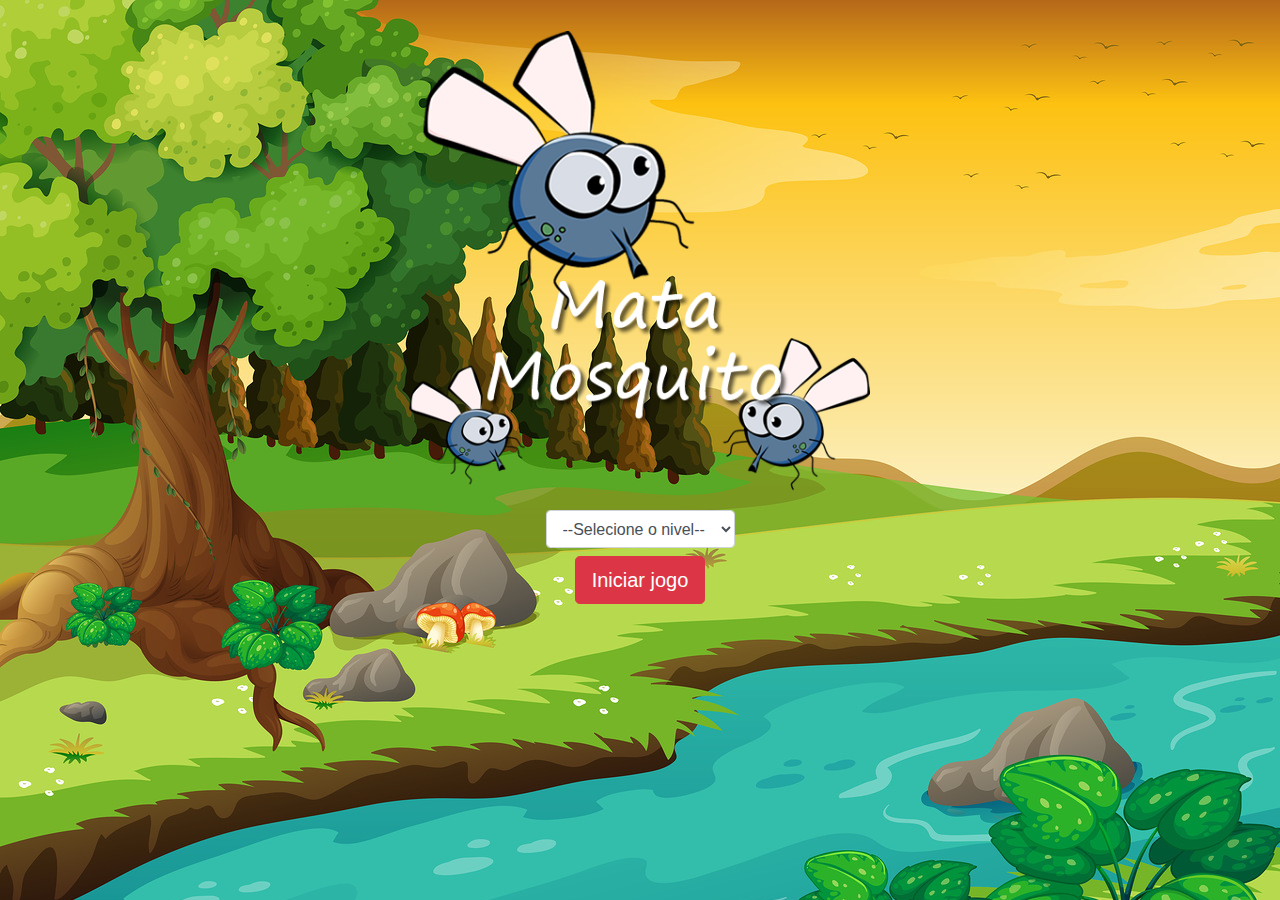
<file: index.html>
<!DOCTYPE html>
    <html lang="en">
    <head>
        <meta charset="UTF-8">
        
        <title>Menu</title>
        <link rel="stylesheet" href="https://stackpath.bootstrapcdn.com/bootstrap/4.4.1/css/bootstrap.min.css" integrity="sha384-Vkoo8x4CGsO3+Hhxv8T/Q5PaXtkKtu6ug5TOeNV6gBiFeWPGFN9MuhOf23Q9Ifjh" crossorigin="anonymous">

        <link rel="stylesheet" type="text/css" href="style.css">
        <script>
            function iniciarJogo() {
                var nivel = document.getElementById('level').value
                if (nivel === "") {
                    alert('Selecione um nivel para iniciar o joga');
                    return false;
                }
                window.location.href = 'game.html?' + nivel;
            }
        </script>
    </head>
    <body>
        <div id="content">
            
            <img class="ajust-game" src="imagens/game.png" alt="">

            <div class="d-flex justify-content-center">
                <div class="mb-2">
                    <select class="form-control" id="level">
                        <option value="" >--Selecione o nivel--</option>
                        <option value="facil">Facil</option>
                        <option value="normal">Normal</option>
                        <option value="dificil">Dificil</option>
                    </select>
                </div>
            </div>
            <div class="d-flex justify-content-center">
                <button type= "button" class="btn btn-danger btn-lg" onclick= "iniciarJogo()">Iniciar jogo</button>
            </div>
            
        </div>
        
    </body>
</html>
</file>
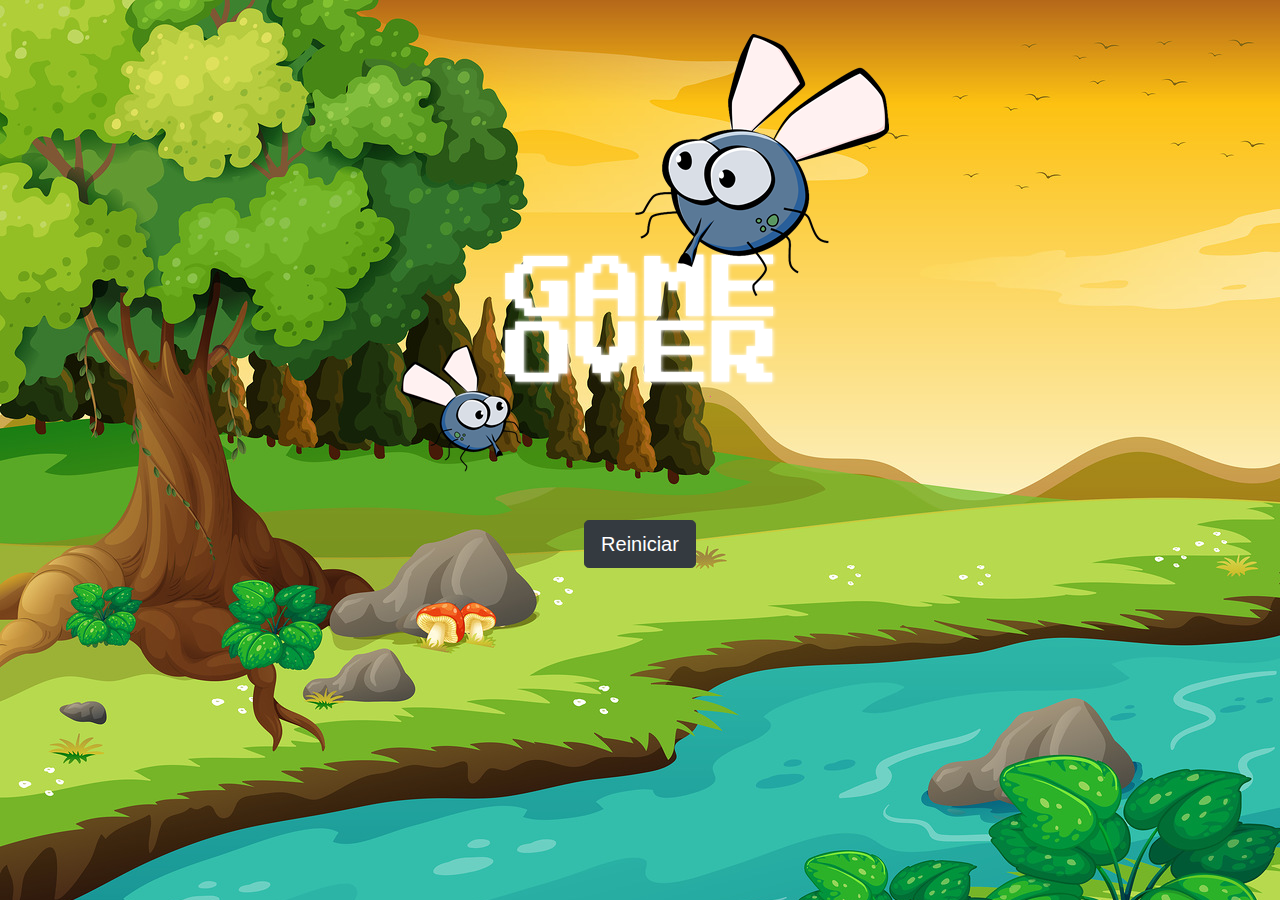
<file: end_game.html>
<!DOCTYPE html>
    <html lang="en">
    <head>
        <meta charset="UTF-8">
        
        <title>End Game</title>
        <link rel="stylesheet" href="https://stackpath.bootstrapcdn.com/bootstrap/4.4.1/css/bootstrap.min.css" integrity="sha384-Vkoo8x4CGsO3+Hhxv8T/Q5PaXtkKtu6ug5TOeNV6gBiFeWPGFN9MuhOf23Q9Ifjh" crossorigin="anonymous">

        <link rel="stylesheet" type="text/css" href="style.css">
    </head>
    <body>
        <div id="content">
            
            <img class="ajust-game-over" src="imagens/game_over.png" alt=""> 
            <div class="d-flex justify-content-center">
                <button type= "button" class="btn btn-dark btn-lg" onclick="window.location.href = 'index.html'" >Reiniciar</button>
            </div>
            
        </div>
        
    </body>
</html>
</file>
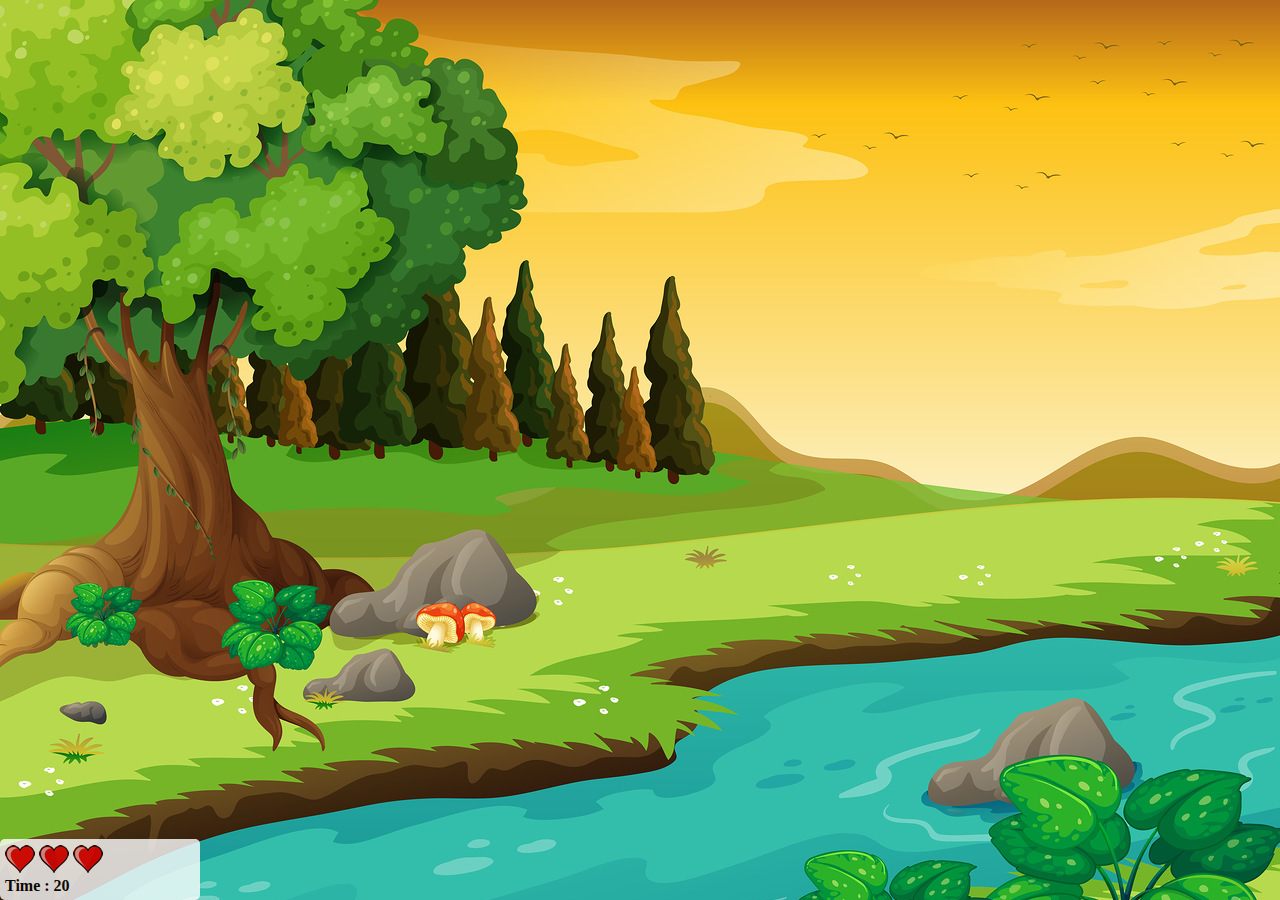
<file: game.html>
<!DOCTYPE html>
<html lang="en">

<head>
    <meta charset="UTF-8">
    <meta name="viewport" content="width=device-width, initial-scale=1.0">
    <script src="gameMosquito.js"></script>
    <link rel="stylesheet" type="text/css" href="style.css">

    <title>game - Mata Mosquito</title>
</head>

<body onresize="ajustGame()">

    <div class="painel">
        <div class="lifes">
            <img id="v1" src="imagens/coracao_cheio.png" alt="">
            <img id="v2" src="imagens/coracao_cheio.png" alt="">
            <img id="v3" src="imagens/coracao_cheio.png" alt="">
        </div>

        <div class="time">
            Time : <span id="cronometro"></span>
        </div>
    </div>
    <script>
        
        document.getElementById('cronometro').innerHTML = time;
        var criaMosca = setInterval(function () {
            randomPosition();
        }, criaMosquitoTempo)

    </script>
</body>

</html>
</file>
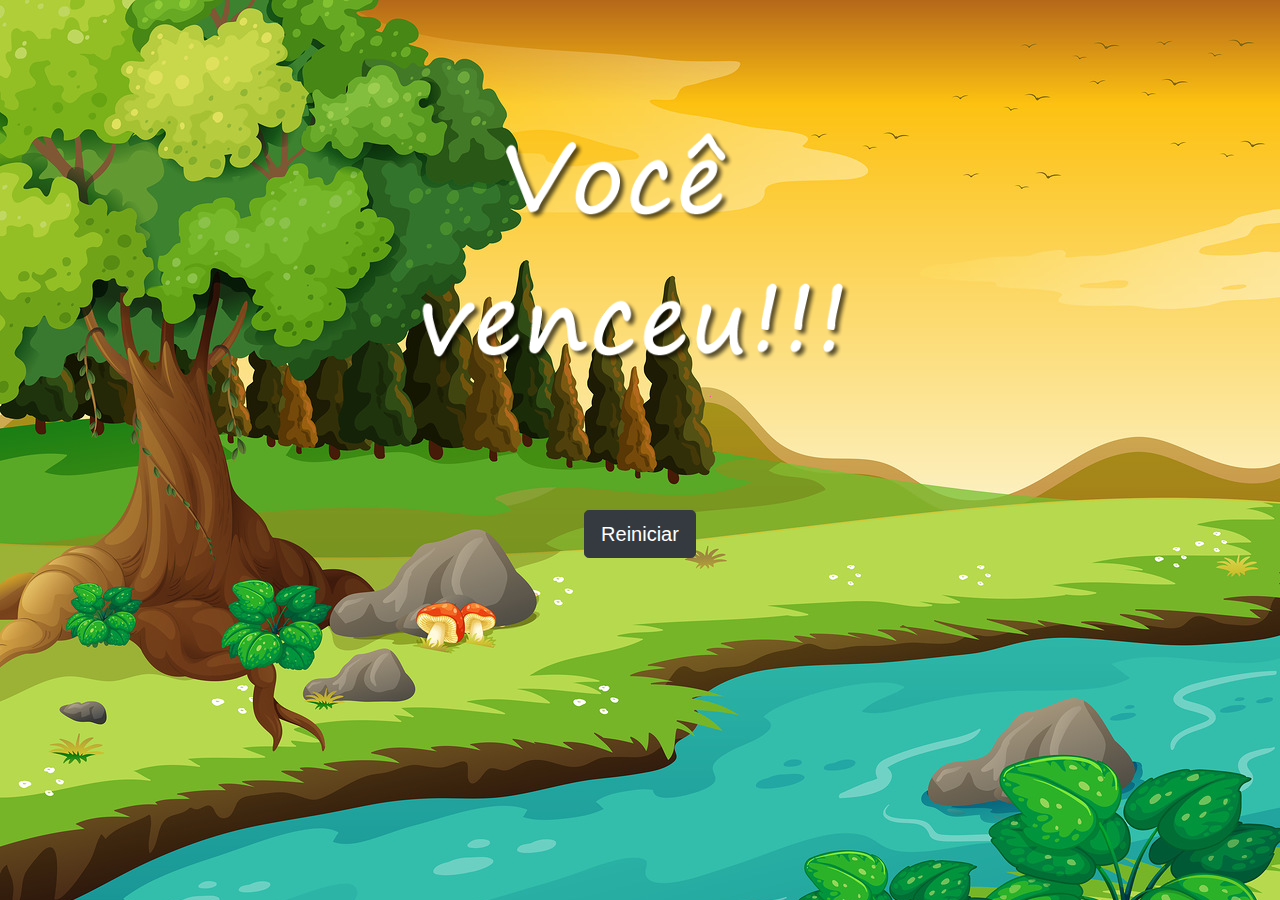
<file: win.html>
<!DOCTYPE html>
    <html lang="en">
    <head>
        <meta charset="UTF-8">
        
        <title>Vitoria</title>
        <link rel="stylesheet" href="https://stackpath.bootstrapcdn.com/bootstrap/4.4.1/css/bootstrap.min.css" integrity="sha384-Vkoo8x4CGsO3+Hhxv8T/Q5PaXtkKtu6ug5TOeNV6gBiFeWPGFN9MuhOf23Q9Ifjh" crossorigin="anonymous">

        <link rel="stylesheet" type="text/css" href="style.css">
    </head>
    <body>
        <div id="content">
            
            <img class="ajust-game" src="imagens/vitoria.png" alt=""> 
            <div class="d-flex justify-content-center">
                <button type= "button" class="btn btn-dark btn-lg" onclick="window.location.href = 'index.html'" >Reiniciar</button>
            </div>
            
        </div>
        
    </body>
</html>
</file>
<file: style.css>
*{
    margin: 0;
    padding: 0;
}
body, html{
    background: darkkhaki url('imagens/bg.jpg');
    width: 100%;
    height: 100%;
    background-repeat: no-repeat;
    background-size: cover;
    cursor: url(imagens/mata_mosca.png)30 30, auto;
}

.painel {
    position: absolute;
    width: 190px;
    padding: 5px;
    bottom: 0px;
    float: left;
    border-radius: 5px;
    border-top: solid 1px #fff;
    background-color: #fff;
    opacity: 0.8;

}

.lives{
    float: left;
    
    /*position: absolute;*/
}
.time{
    float: left;
    /*position: absolute;*/
    font-weight:bold ;
}

.fly1 {
    width: 50px;
    
}
.fly2 {
    width: 90px;
    
}
.fly3 {
    width: 110px;
    
}

.ladoA{
    transform: scaleX(1);
}

.ladoB{
    transform: scaleX(-1);
}

.ajust-game{
    min-width: 120px;
    width: 94%;
    margin: 2%;
}
/*isso tá servindo para porcaria nenhuma*/
.play-again{
    text-align: center;
    font-weight: bold;
    font-size: 2em;
    font-family: 'Lucida Sans', 'Lucida Sans Regular', 'Lucida Grande', 'Lucida Sans Unicode', Geneva, Verdana, sans-serif;
    width: 96%;
    padding: 2%;
    margin: 2%;
}
#content { 
    margin: 0 auto;
    padding-top: 20px;
    min-width: 120px;
    max-width: 500px;
    width: 60%;
}
</file>
